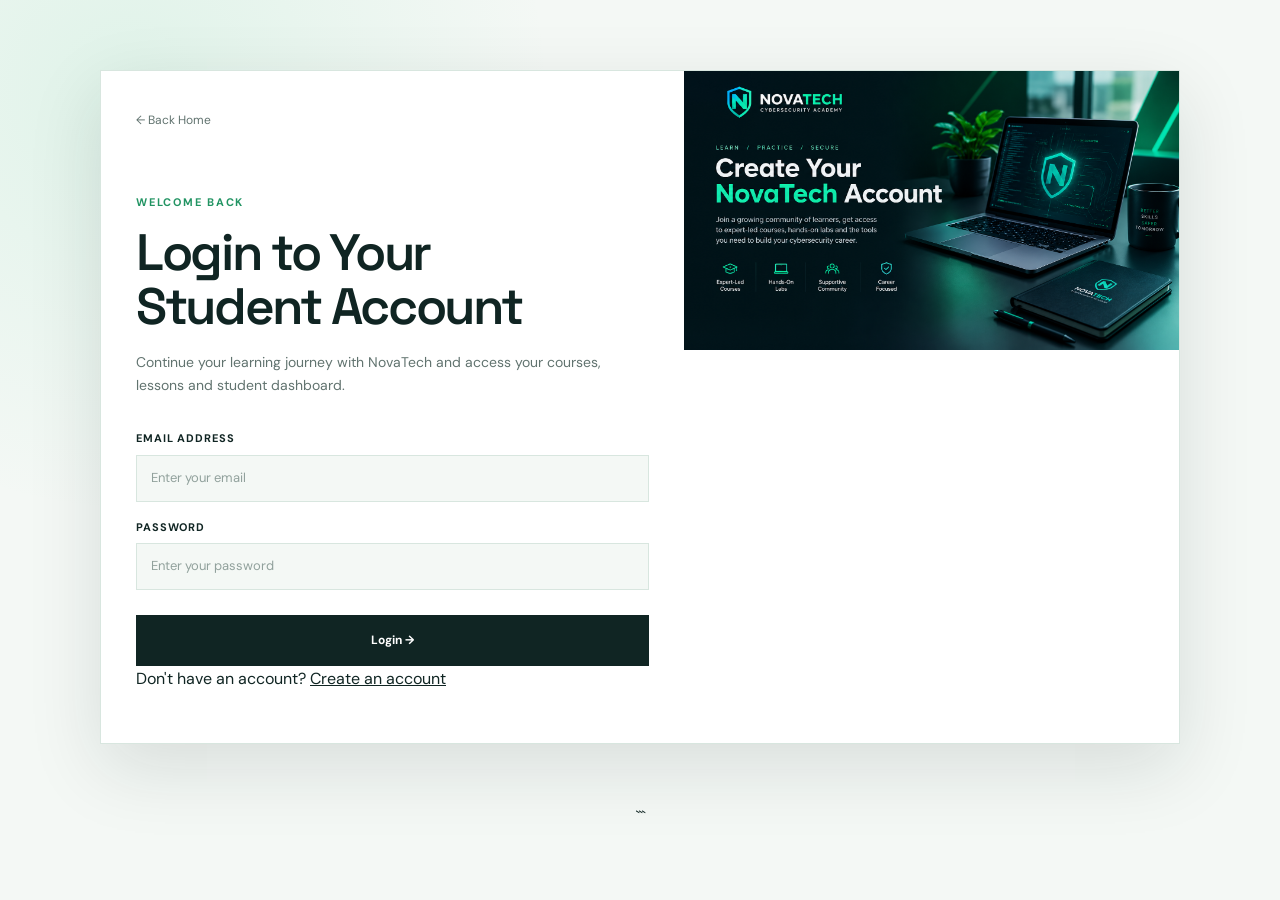
<file: NovaTech Academy/login.html>
<!doctype html>

<html lang="en">

<head>

<meta charset="UTF-8">

<meta name="viewport" content="width=device-width, initial-scale=1.0">

<title>NovaTech | Login</title>

<link rel="stylesheet" href="style.css">

</head>

<body class="signup-page">

<main class="signup-container">

<section class="signup-card">


    <div class="signup-left">


        <a href="index.html" class="back-link">← Back Home</a>


        <p class="eyebrow">Welcome Back</p>


        <h1>Login to Your Student Account</h1>


        <p class="subtitle">

            Continue your learning journey with NovaTech and access your courses, lessons and student dashboard.

        </p>


        <form action="login.php" method="POST">


            <div class="input-group">

                <label for="email">Email Address</label>

                <input
                    id="email"
                    name="email"
                    type="email"
                    placeholder="Enter your email"
                    autocomplete="email"
                    required>

            </div>


            <div class="input-group">

                <label for="password">Password</label>

                <input
                    id="password"
                    name="password"
                    type="password"
                    placeholder="Enter your password"
                    autocomplete="current-password"
                    required>

            </div>


            <button type="submit" class="signup-btn">

                Login →

            </button>


        </form>


        <p class="login-text">

            Don't have an account?

            <a href="signup.php">Create an account</a>

        </p>


    </div>


    <div class="signup-right">


        <img
            src="img/novatech signup.png"
            alt="NovaTech Banner">


    </div>


</section>
```

</main>

</body>

</html>
</file>
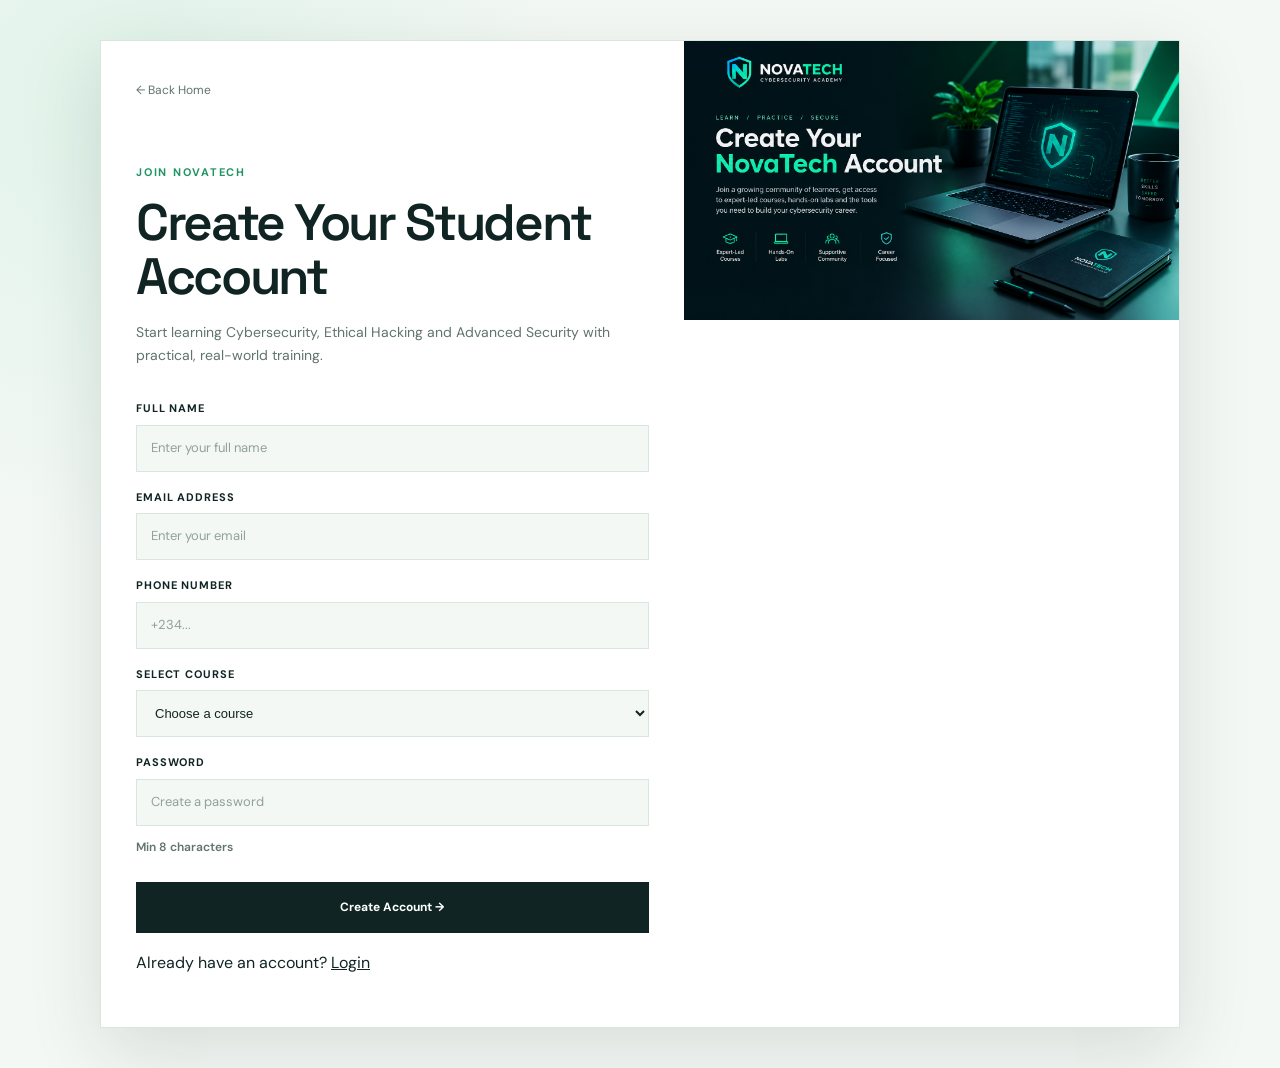
<file: NovaTech Academy/signup.html>
<!doctype html>
<html lang="en">
<head>
    <meta charset="UTF-8">
    <meta name="viewport" content="width=device-width, initial-scale=1.0">
    <title>NovaTech | Sign Up</title>

    <link rel="stylesheet" href="style.css">
</head>

<body class="signup-page">

<main class="signup-container">

    <section class="signup-card">

        <div class="signup-left">

            <a href="index.html" class="back-link">← Back Home</a>

            <p class="eyebrow">Join NovaTech</p>

            <h1>Create Your Student Account</h1>

            <p class="subtitle">
                Start learning Cybersecurity, Ethical Hacking and Advanced Security with practical, real-world training.
            </p>

            <form>

                <div class="input-group">
                            <label for="full-name">Full Name</label>
                            <input id="full-name" type="text" placeholder="Enter your full name" autocomplete="name" required>
                </div>

                <div class="input-group">
                    <label for="email">Email Address</label>
                    <input id="email" type="email" placeholder="Enter your email" autocomplete="email" required>
                </div>

                <div class="input-group">
                    <label for="phone">Phone Number</label>
                    <input id="phone" type="tel" placeholder="+234..." autocomplete="tel" required>
                </div>

                <div class="input-group">
                    <label for="course">Select Course</label>

                    <select id="course" required>
                        <option value="">Choose a course</option>
                        <option>Cybersecurity Fundamentals</option>
                        <option>Ethical Hacking</option>
                        <option>Advanced Security Techniques</option>
                    </select>
                </div>

               <div class="input-group">
    <label for="password">Password</label>

    <input
        type="password"
        id="password"
        name="password"
        placeholder="Create a password"
        required>

    <small id="password-strength" class="strength-text">
        Min 8 characters
    </small>
</div>

                <button type="submit" class="signup-btn">
                    Create Account →
                </button>

    <p class="login-text">
    Already have an account?
    <a href="login.html">Login</a>
    </p>

            <form action="index.html" method="get"> 

            </form>

        </div>

        <div class="signup-right">

            <img src="img/novatech signup.png"
                 alt="NovaTech Banner">

        </div>

    </section>

</main>

<script>
const password = document.getElementById("password");
const strength = document.getElementById("password-strength");

password.addEventListener("input", function () {
    const length = password.value.length;

    strength.classList.remove("weak", "medium", "strong");

    if (length === 0) {
        strength.textContent = "Min 8 characters";
    } else if (length <= 4) {
        strength.textContent = "Weak";
        strength.classList.add("weak");
    } else if (length <= 7) {
        strength.textContent = "Medium";
        strength.classList.add("medium");
    } else {
        strength.textContent = "Strong";
        strength.classList.add("strong");
    }
});
</script>

</body>
</html>
</file>
<file: NovaTech Academy/style.css>
@import url("https://fonts.googleapis.com/css2?family=DM+Sans:wght@400;500;600;700&family=Space+Grotesk:wght@500;600;700&display=swap");

/* =========================
   ROOT VARIABLES
========================= */

:root {
    --ink: #102523;
    --muted: #61736f;
    --paper: #f4f8f5;
    --white: #ffffff;
    --accent: #62d49f;
    --accent-soft: #d9f5e7;
    --line: #d8e6df;

    --display: "Space Grotesk", "Segoe UI", sans-serif;
    --body: "DM Sans", "Segoe UI", sans-serif;
}

/* =========================
   RESET
========================= */

* {
    box-sizing: border-box;
}

html {
    scroll-behavior: smooth;
}

body {
    margin: 0;
    background: var(--paper);
    color: var(--ink);  
    font-family: var(--body);
    line-height: 1.6;
}

a {
    color: inherit;
}

button,
input,
textarea {
    font: inherit;
}

h1,
h2,
h3,
p {
    margin-top: 0;
}

h1,
h2,
h3 {
    font-family: var(--display);
    line-height: 1.05;
    letter-spacing: -0.045em;
}

h1,
h2 {
    font-weight: 600;
}

h1 em,
h2 em {
    color: #29a66c;
    font-style: normal;
}

/* =========================
   HEADER
========================= */

.site-header {
    background: var(--white);
    border-bottom: 1px solid var(--line);
    position: relative;
    z-index: 10;
}

.site-nav {
    max-width: 1240px;
    margin: auto;
    padding: 0 32px;
    min-height: 78px;

    display: flex;
    align-items: center;
    justify-content: space-between;
}

.site-brand {
    display: inline-flex;
    align-items: center;
    gap: 11px;
    text-decoration: none;
}

.brand-symbol {
    width: 36px;
    height: 36px;

    display: grid;
    place-items: center;

    background: var(--ink);
    color: var(--accent);

    font-family: var(--display);
    font-weight: 700;
}

.brand-copy {
    display: grid;
    font-family: var(--display);
    font-size: 17px;
    font-weight: 700;
    line-height: 1;
}

.brand-copy span {
    color: #229463;
}

.brand-copy small {
    margin-top: 5px;
    font-family: var(--body);
    font-size: 8px;
    color: var(--muted);
    letter-spacing: 0.14em;
    text-transform: uppercase;
}

.nav-menu {
    display: flex;
    align-items: center;
    gap: 28px;
}

.nav-link {
    color: var(--muted);
    font-size: 13px;
    text-decoration: none;
    transition: 0.2s;
}

.nav-link:hover,
.nav-link.active {
    color: var(--ink);
}

.nav-link.active {
    position: relative;
}

.nav-link.active::after {
    content: "";
    position: absolute;
    left: 0;
    right: 0;
    bottom: -30px;
    height: 2px;
    background: var(--accent);
}

.nav-cta,
.button {
    display: inline-flex;
    align-items: center;
    justify-content: center;
    gap: 12px;

    text-decoration: none;
    font-size: 12px;
    font-weight: 700;
    border: none;
    cursor: pointer;
}

.nav-cta {
    padding: 11px 16px;
    background: var(--ink);
    color: white;
}

.nav-cta:hover {
    background: #247a5c;
}

.nav-toggle {
    display: none;
    border: none;
    background: transparent;
    cursor: pointer;
}

.nav-toggle > span:not(.visually-hidden) {
    display: block;
    width: 23px;
    height: 2px;
    margin: 4px 0;
    background: var(--ink);
}

.visually-hidden {
    position: absolute;
    width: 1px;
    height: 1px;
    overflow: hidden;
    clip: rect(0,0,0,0);
}

/* =========================
   HERO
========================= */

.hero {
    max-width: 1240px;
    margin: auto;
    padding: 110px 32px 90px;

    display: grid;
    grid-template-columns: repeat(2,1fr);
    gap: 60px;

    min-height: 610px;
}

.hero-content {
    align-self: center;
    max-width: 590px;
}

.eyebrow {
    margin-bottom: 18px;
    color: #229463;
    font-size: 11px;
    font-weight: 700;
    letter-spacing: .16em;
    text-transform: uppercase;
}

.hero h1 {
    margin-bottom: 27px;
    font-size: clamp(48px,6vw,82px);
}

.hero-content > p:not(.eyebrow) {
    margin-bottom: 32px;
    max-width: 490px;
    color: var(--muted);
    font-size: 17px;
}

.hero-actions {
    display: flex;
    flex-wrap: wrap;
    gap: 12px;
}

.button {
    min-height: 48px;
    padding: 0 20px;
}

.button-primary {
    background: var(--ink);
    color: white;
}

.button-primary:hover {
    background: #247a5c;
}

.button-ghost {
    border: 1px solid var(--line);
    background: transparent;
}

.hero-stats {
    display: flex;
    gap: 28px;
    margin-top: 62px;
    color: var(--muted);
    font-size: 11px;
}

.hero-stats strong {
    display: block;
    color: var(--ink);
    font-family: var(--display);
    font-size: 19px;
}

/* HERO IMAGE */

.hero-visual {
    display: flex;
    justify-content: center;
    align-items: center;
}

.hero-image {
    width: 100%;
    max-width: 520px;
    height: auto;
    border-radius: 24px;
    object-fit: cover;
    box-shadow: 0 20px 40px rgba(0,0,0,.25);
}

/* =========================
   SECTIONS
========================= */

.section {
    max-width: 1240px;
    margin: auto;
    padding: 110px 32px;
}

.courses-section {
    background: white;
}

.section-heading {
    display: grid;
    grid-template-columns: 1.2fr .8fr;
    gap: 50px;
    align-items: end;
    margin-bottom: 44px;
}

.section-heading h2,
.about-section h2 {
    font-size: clamp(36px,4vw,58px);
}

.section-heading > p {
    color: var(--muted);
}

/* =========================
   COURSE CARDS
========================= */

.course-grid {
    display: grid;
    grid-template-columns: repeat(3,1fr);
    gap: 18px;
}

.course-card {
    position: relative;
    padding: 30px;
    min-height: 335px;

    background: var(--paper);
    border: 1px solid var(--line);

    transition: .25s;
}

.course-card:hover {
    transform: translateY(-5px);
    box-shadow: 0 18px 35px rgba(16,37,35,.1);
}

.course-card.featured {
    background: var(--ink);
    color: white;
}

.course-number {
    position: absolute;
    top: 25px;
    right: 28px;
}

.course-icon {
    width: 48px;
    height: 48px;

    display: grid;
    place-items: center;

    margin-bottom: 38px;

    background: var(--accent-soft);
    color: #27865e;
    font-size: 25px;
}

.course-card h3 {
    margin-bottom: 13px;
}

.course-card p {
    color: var(--muted);
}

.course-card a {
    position: absolute;
    bottom: 28px;
    color: #27865e;
    text-decoration: none;
    font-weight: 700;
}

/* =========================
   ABOUT
========================= */

.about-section {
    background: var(--accent-soft);
}

.about-grid {
    max-width: 1240px;
    margin: auto;
    padding: 110px 32px;

    display: grid;
    grid-template-columns: repeat(2,1fr);
    gap: 80px;
}

.about-copy {
    max-width: 430px;
    color: var(--muted);
}
/* =========================
   SIGNUP CTA
========================= */

.signup-cta {
    background: var(--paper);
    padding: 90px 32px;
}

.signup-cta-content {
    max-width: 900px;
    margin: auto;
    text-align: center;
    background: linear-gradient(135deg, #102523, #1d4d44);
    color: white;
    padding: 70px 40px;
    border-radius: 28px;
    box-shadow: 0 25px 50px rgba(16, 37, 35, .25);
}

.signup-cta .eyebrow {
    color: var(--accent);
}

.signup-cta h2 {
    font-size: clamp(36px, 5vw, 60px);
    margin-bottom: 20px;
}

.signup-cta p:not(.eyebrow) {
    color: #c7ddd5;
    max-width: 600px;
    margin: auto auto 35px;
}

.next-button {
    padding: 15px 34px;
    border-radius: 999px;
    background: var(--accent);
    color: var(--ink);
    transition: .3s;
}

.next-button:hover {
    transform: translateY(-4px);
    box-shadow: 0 12px 25px rgba(98,212,159,.35);
}

/* =========================
   CONTACT
========================= */

.contact-section {
    background: var(--ink);
    color: white;
}

.contact-grid {
    max-width: 1240px;
    margin: auto;
    padding: 110px 32px;

    display: grid;
    grid-template-columns: repeat(2,1fr);
    gap: 100px;
}

.contact-section .eyebrow {
    color: var(--accent);
}

.contact-section h2 {
    font-size: clamp(40px,5vw,66px);
}

.contact-intro {
    max-width: 350px;
    color: #a9c2b8;
}

.contact-details {
    display: grid;
    gap: 7px;
    margin-top: 35px;
}

.contact-details a {
    color: var(--accent);
}

.contact-form {
    display: grid;
    gap: 20px;
    align-content: center;
}

.contact-form label {
    display: grid;
    gap: 7px;
    font-size: 11px;
    color: #a9c2b8;
    text-transform: uppercase;
}

.contact-form input,
.contact-form textarea {
    width: 100%;
    padding: 13px 14px;

    border: 1px solid rgba(255,255,255,.2);
    background: transparent;
    color: white;
}

.contact-form input:focus,
.contact-form textarea:focus {
    border-color: var(--accent);
    outline: none;
}

.contact-form .button {
    justify-self: start;
}

.contact-section .button-primary {
    background: var(--accent);
    color: var(--ink);
}

/* =========================
   FOOTER
========================= */

footer {
    max-width: 1240px;
    margin: auto;
    padding: 25px 32px;

    display: flex;
    justify-content: space-between;

    color: var(--muted);
    font-size: 11px;
}

/* =========================
   RESPONSIVE
========================= */

@media (max-width: 800px) {

    .site-nav {
        padding: 0 22px;
        min-height: 70px;
    }

    .nav-toggle {
        display: block;
    }

    .nav-menu {
        display: none;
        position: absolute;
        top: 70px;
        left: 16px;
        right: 16px;

        flex-direction: column;
        gap: 0;

        padding: 10px;
        background: white;
        border: 1px solid var(--line);
    }

    .nav-menu.is-open {
        display: flex;
    }

    .hero,
    .section-heading,
    .about-grid,
    .contact-grid {
        grid-template-columns: 1fr;
    }

    .hero {
        padding: 80px 22px 70px;
    }

    .course-grid {
        grid-template-columns: 1fr;
    }

    .hero-image {
        max-width: 100%;
        margin-top: 30px;
    }

    footer {
        padding: 22px;
    }
}

@media (max-width: 480px) {

    .brand-copy {
        font-size: 15px;
    }

    .hero h1 {
        font-size: 47px;
    }

    .hero-content > p:not(.eyebrow) {
        font-size: 15px;
    }

    .hero-stats {
        gap: 16px;
        margin-top: 45px;
    }

    .contact-form .button {
        width: 100%;
    }

    footer {
        display: grid;
        gap: 6px;
    }
}

/* =========================
   SIGNUP PAGE
========================= */

.signup-page {
    min-height: 100vh;
    background: var(--paper);
}

.signup-container {
    display: grid;
    min-height: 100vh;
    place-items: center;
    padding: 40px 24px;
    background:
        radial-gradient(circle at 10% 10%, rgba(98, 212, 159, .14), transparent 30%),
        var(--paper);
}

.signup-card {
    display: grid;
    grid-template-columns: minmax(0, 1fr) minmax(320px, .85fr);
    width: min(1080px, 100%);
    overflow: hidden;
    border: 1px solid var(--line);
    background: var(--white);
    box-shadow: 0 24px 70px rgba(16, 37, 35, .12);
}

.signup-left {
    padding: clamp(34px, 6vw, 76px);
}

.back-link {
    display: inline-flex;
    margin-bottom: 64px;
    color: var(--muted);
    font-size: 12px;
    text-decoration: none;
}

.back-link:hover { color: #229463; }

.signup-left .eyebrow { margin-bottom: 14px; }

.signup-left h1 {
    max-width: 470px;
    margin-bottom: 18px;
    font-size: clamp(38px, 4vw, 58px);
}

.subtitle {
    max-width: 490px;
    margin-bottom: 34px;
    color: var(--muted);
    font-size: 14px;
}

.signup-left form {
    display: grid;
    gap: 17px;
}

.input-group {
    display: grid;
    gap: 7px;
}

.input-group label {
    color: var(--ink);
    font-size: 11px;
    font-weight: 700;
    letter-spacing: .08em;
    text-transform: uppercase;
}

.input-group input,
.input-group select {
    width: 100%;
    min-height: 47px;
    padding: 0 14px;
    border: 1px solid var(--line);
    border-radius: 0;
    outline: 0;
    background: var(--paper);
    color: var(--ink);
    font-size: 13px;
    transition: border-color .2s ease, box-shadow .2s ease, background .2s ease;
}

.input-group input::placeholder { color: #91a19c; }

.input-group input:focus,
.input-group select:focus {
    border-color: #229463;
    background: var(--white);
    box-shadow: 0 0 0 3px rgba(98, 212, 159, .16);
}

/* Password Strength */

.strength-text {
    margin-top: 5px;
    font-size: 12px;
    font-weight: 600;
    color: var(--muted);
}

.strength-text.weak {
    color: #dc3545;
}

.strength-text.medium {
    color: #f59e0b;
}

.strength-text.strong {
    color: #16a34a;
}

.signup-btn {
    min-height: 51px;
    margin-top: 8px;
    border: 0;
    background: var(--ink);
    color: var(--white);
    cursor: pointer;
    font-size: 12px;
    font-weight: 700;
    transition: background .2s ease, transform .2s ease;
}

.signup-btn:hover { background: #247a5c; transform: translateY(-2px); }

.signup-right img {
    width: 100%;
    max-width: 500px;
    height: auto;
    display: block;
    object-fit: contain;
    margin: auto;
}



@media (max-width: 900px){

    .signup-card{
        grid-template-columns: 1fr;
    }

    .signup-right img {
    width: 100%;
    max-width: 320px;
    height: auto;
    margin: auto;
}
    }

    .signup-left{
        padding: 35px;
    }
}
}
</file>
